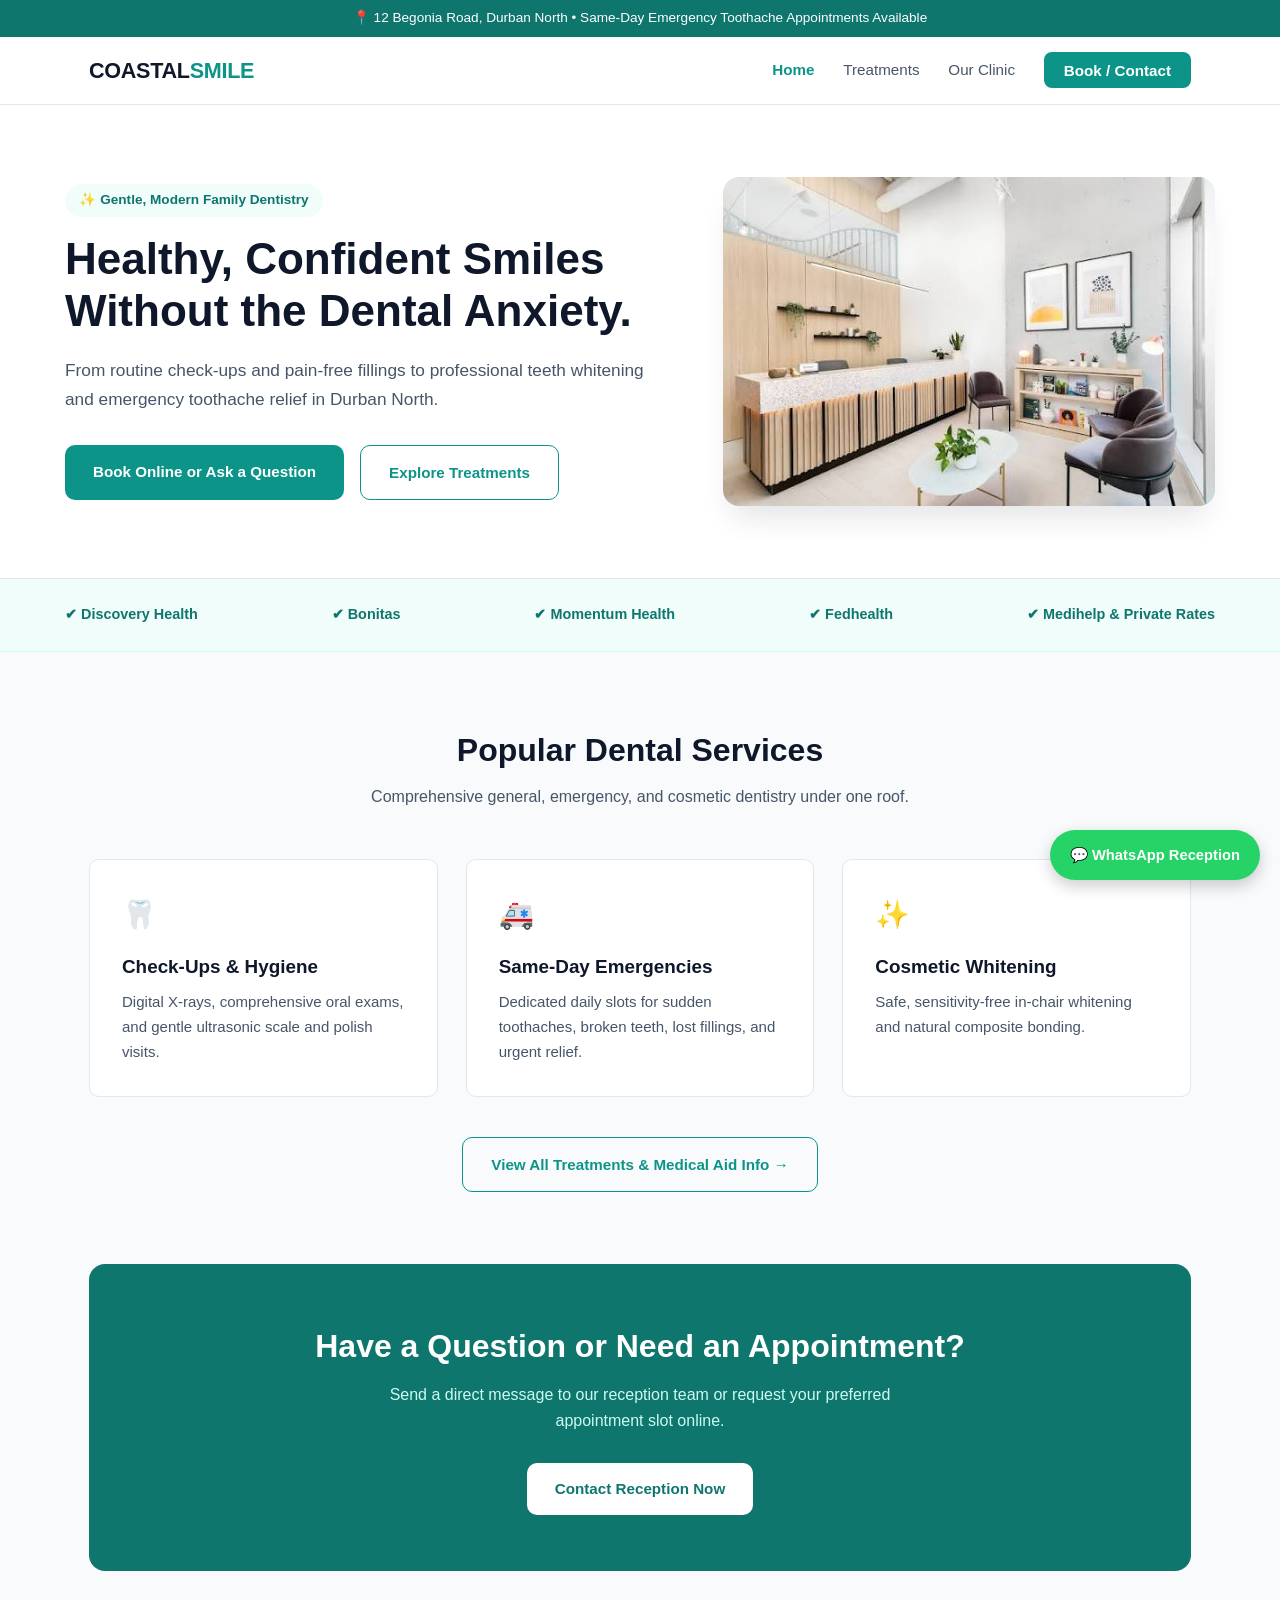
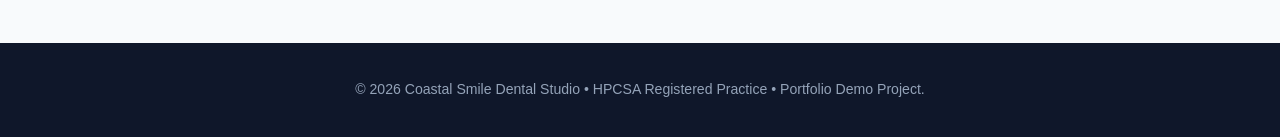
<file: index.html>
<!DOCTYPE html>
<html lang="en">
<head>
  <meta charset="UTF-8" />
  <meta name="viewport" content="width=device-width, initial-scale=1.0" />
  <title>Coastal Smile Dental Studio | Durban North Dentist</title>
  <link rel="stylesheet" href="style.css" />
  <script src="script.js" defer></script>
</head>
<body>

  <div class="top-info-bar">
    📍 12 Begonia Road, Durban North • Same-Day Emergency Toothache Appointments Available
  </div>

  <header class="site-header">
    <div class="nav-container">
      <a href="index.html" class="logo">COASTAL<span>SMILE</span></a>
      <ul class="nav-links">
        <li><a href="index.html" class="active">Home</a></li>
        <li><a href="treatments.html">Treatments</a></li>
        <li><a href="about.html">Our Clinic</a></li>
        <li><a href="contact.html" class="btn-nav">Book / Contact</a></li>
      </ul>
    </div>
  </header>

  <section class="hero">
    <div class="hero-container">
      <div>
        <span class="clinic-badge">✨ Gentle, Modern Family Dentistry</span>
        <h1>Healthy, Confident Smiles Without the Dental Anxiety.</h1>
        <p>From routine check-ups and pain-free fillings to professional teeth whitening and emergency toothache relief in Durban North.</p>
        <div class="hero-buttons">
          <a href="contact.html" class="btn btn-teal">Book Online or Ask a Question</a>
          <a href="treatments.html" class="btn btn-outline">Explore Treatments</a>
        </div>
      </div>

      <div>
        <img src="images/dental-hero.jpg" alt="Modern dental clinic reception lounge" class="hero-img" />
      </div>
    </div>
  </section>

  <div class="medical-aid-strip">
    <div class="aid-grid">
      <span>✔ Discovery Health</span>
      <span>✔ Bonitas</span>
      <span>✔ Momentum Health</span>
      <span>✔ Fedhealth</span>
      <span>✔ Medihelp & Private Rates</span>
    </div>
  </div>

  <section class="section">
    <div class="section-header">
      <h2>Popular Dental Services</h2>
      <p>Comprehensive general, emergency, and cosmetic dentistry under one roof.</p>
    </div>

    <div class="grid-3">
      <div class="card">
        <span class="card-icon">🦷</span>
        <h3>Check-Ups & Hygiene</h3>
        <p>Digital X-rays, comprehensive oral exams, and gentle ultrasonic scale and polish visits.</p>
      </div>
      <div class="card">
        <span class="card-icon">🚑</span>
        <h3>Same-Day Emergencies</h3>
        <p>Dedicated daily slots for sudden toothaches, broken teeth, lost fillings, and urgent relief.</p>
      </div>
      <div class="card">
        <span class="card-icon">✨</span>
        <h3>Cosmetic Whitening</h3>
        <p>Safe, sensitivity-free in-chair whitening and natural composite bonding.</p>
      </div>
    </div>

    <div class="text-center">
      <a href="treatments.html" class="btn btn-outline">View All Treatments & Medical Aid Info →</a>
    </div>
  </section>

  <section class="section pad-top-zero">
    <div class="cta-box">
      <h2>Have a Question or Need an Appointment?</h2>
      <p>Send a direct message to our reception team or request your preferred appointment slot online.</p>
      <a href="contact.html" class="btn btn-white">Contact Reception Now</a>
    </div>
  </section>

  <a href="https://wa.me/27315550144?text=Hi%20Coastal%20Smile%20Dental,%20I%20have%20a%20question" class="whatsapp-float" target="_blank">
    💬 WhatsApp Reception
  </a>

  <footer class="site-footer">
    <p>&copy; 2026 Coastal Smile Dental Studio • HPCSA Registered Practice • Portfolio Demo Project.</p>
  </footer>

</body>
</html>
</file>
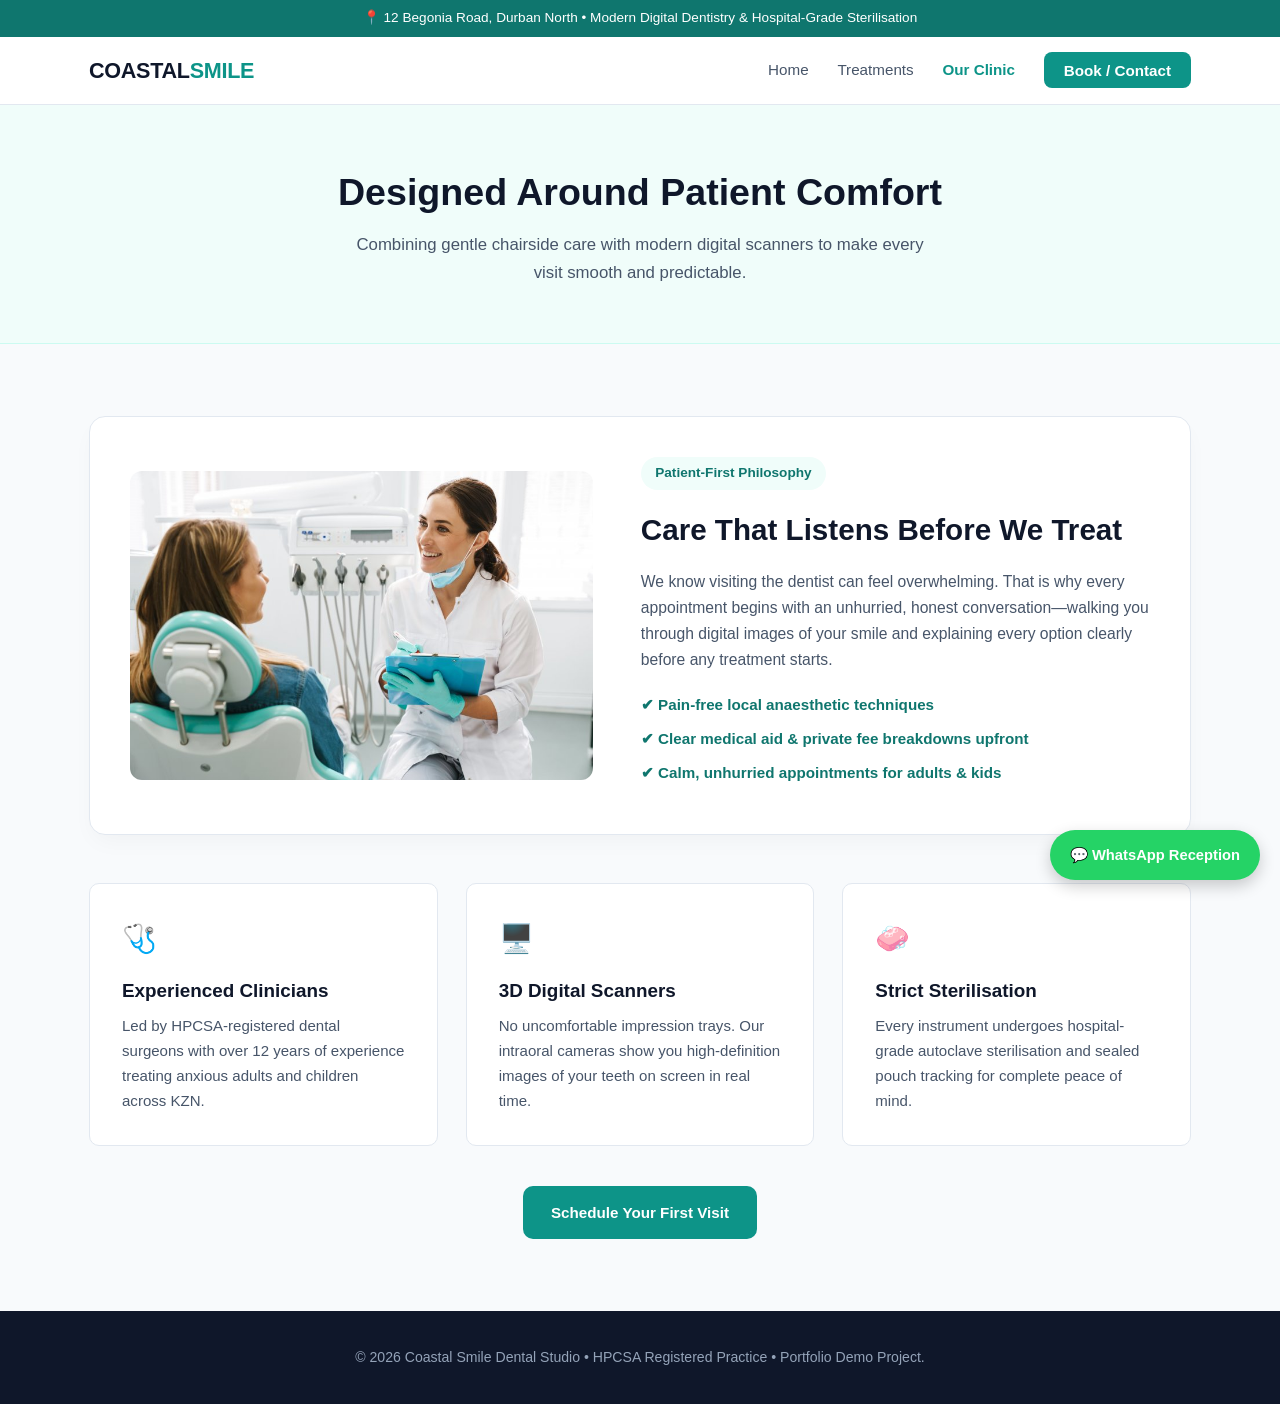
<file: about.html>
<!DOCTYPE html>
<html lang="en">
<head>
  <meta charset="UTF-8" />
  <meta name="viewport" content="width=device-width, initial-scale=1.0" />
  <title>Our Clinic & Standards | Coastal Smile Dental Studio</title>
  <link rel="stylesheet" href="style.css" />
  <script src="script.js" defer></script>
</head>
<body>

  <div class="top-info-bar">
    📍 12 Begonia Road, Durban North • Modern Digital Dentistry & Hospital-Grade Sterilisation
  </div>

  <header class="site-header">
    <div class="nav-container">
      <a href="index.html" class="logo">COASTAL<span>SMILE</span></a>
      <ul class="nav-links">
        <li><a href="index.html">Home</a></li>
        <li><a href="treatments.html">Treatments</a></li>
        <li><a href="about.html" class="active">Our Clinic</a></li>
        <li><a href="contact.html" class="btn-nav">Book / Contact</a></li>
      </ul>
    </div>
  </header>

  <div class="page-banner">
    <h1>Designed Around Patient Comfort</h1>
    <p>Combining gentle chairside care with modern digital scanners to make every visit smooth and predictable.</p>
  </div>

  <section class="section">
    <div class="about-feature">
      <div>
        <img src="images/clinic-room.jpg" alt="Dentist consulting with a smiling patient at Coastal Smile Dental" class="about-feature-img" />
      </div>
      <div>
        <span class="clinic-badge">Patient-First Philosophy</span>
        <h2 class="about-feature-title">Care That Listens Before We Treat</h2>
        <p class="about-feature-text">
          We know visiting the dentist can feel overwhelming. That is why every appointment begins with an unhurried, honest conversation—walking you through digital images of your smile and explaining every option clearly before any treatment starts.
        </p>
        <ul class="about-checklist">
          <li>✔ Pain-free local anaesthetic techniques</li>
          <li>✔ Clear medical aid & private fee breakdowns upfront</li>
          <li>✔ Calm, unhurried appointments for adults & kids</li>
        </ul>
      </div>
    </div>

    <div class="grid-3">
      <div class="card">
        <span class="card-icon">🩺</span>
        <h3>Experienced Clinicians</h3>
        <p>Led by HPCSA-registered dental surgeons with over 12 years of experience treating anxious adults and children across KZN.</p>
      </div>
      <div class="card">
        <span class="card-icon">🖥️</span>
        <h3>3D Digital Scanners</h3>
        <p>No uncomfortable impression trays. Our intraoral cameras show you high-definition images of your teeth on screen in real time.</p>
      </div>
      <div class="card">
        <span class="card-icon">🧼</span>
        <h3>Strict Sterilisation</h3>
        <p>Every instrument undergoes hospital-grade autoclave sterilisation and sealed pouch tracking for complete peace of mind.</p>
      </div>
    </div>

    <div class="text-center">
      <a href="contact.html" class="btn btn-teal">Schedule Your First Visit</a>
    </div>
  </section>

  <a href="https://wa.me/27315550144" class="whatsapp-float" target="_blank">
    💬 WhatsApp Reception
  </a>

  <footer class="site-footer">
    <p>&copy; 2026 Coastal Smile Dental Studio • HPCSA Registered Practice • Portfolio Demo Project.</p>
  </footer>

</body>
</html>
</file>
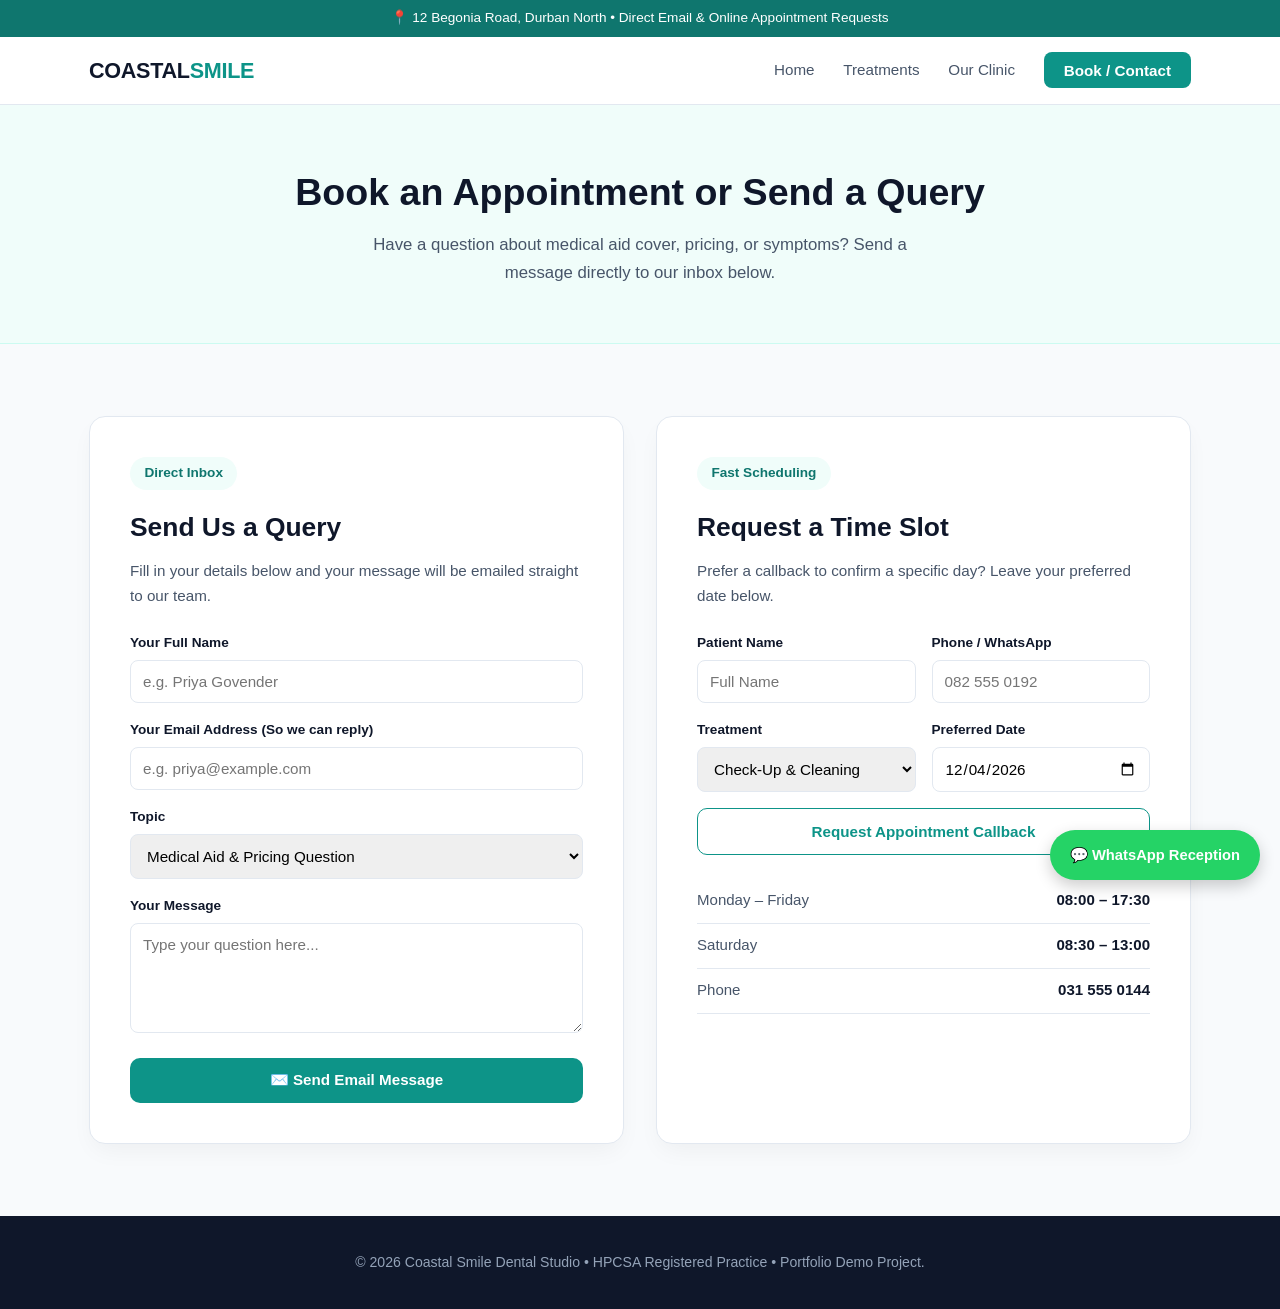
<file: contact.html>
<!DOCTYPE html>
<html lang="en">
<head>
  <meta charset="UTF-8" />
  <meta name="viewport" content="width=device-width, initial-scale=1.0" />
  <title>Contact & Book | Coastal Smile Dental Studio</title>
  <link rel="stylesheet" href="style.css" />
  <script src="script.js" defer></script>
</head>
<body>

  <div class="top-info-bar">
    📍 12 Begonia Road, Durban North • Direct Email & Online Appointment Requests
  </div>

  <header class="site-header">
    <div class="nav-container">
      <a href="index.html" class="logo">COASTAL<span>SMILE</span></a>
      <ul class="nav-links">
        <li><a href="index.html">Home</a></li>
        <li><a href="treatments.html">Treatments</a></li>
        <li><a href="about.html">Our Clinic</a></li>
        <li><a href="contact.html" class="btn-nav active">Book / Contact</a></li>
      </ul>
    </div>
  </header>

  <div class="page-banner">
    <h1>Book an Appointment or Send a Query</h1>
    <p>Have a question about medical aid cover, pricing, or symptoms? Send a message directly to our inbox below.</p>
  </div>

  <section class="section">
    <div class="grid-2">
      
      <!-- Left Column: Direct Email Query Form -->
      <div class="booking-wrapper">
        <span class="clinic-badge">Direct Inbox</span>
        <h2 class="card-heading">Send Us a Query</h2>
        <p class="card-subtext">Fill in your details below and your message will be emailed straight to our team.</p>

        <form action="https://api.web3forms.com/submit" method="POST" id="queryEmailForm">
          <input type="hidden" name="access_key" value="761ac851-a89a-4e04-9ebe-e04353947f3c" />
          <input type="hidden" name="subject" value="New Website Query - Coastal Smile Dental" />

          <div class="form-group">
            <label class="form-label" for="senderName">Your Full Name</label>
            <input type="text" id="senderName" name="name" class="form-control" placeholder="e.g. Priya Govender" required />
          </div>

          <div class="form-group">
            <label class="form-label" for="senderEmail">Your Email Address (So we can reply)</label>
            <input type="email" id="senderEmail" name="email" class="form-control" placeholder="e.g. priya@example.com" required />
          </div>

          <div class="form-group">
            <label class="form-label" for="queryTopic">Topic</label>
            <select id="queryTopic" name="topic" class="form-control">
              <option>Medical Aid & Pricing Question</option>
              <option>Appointment Availability</option>
              <option>Emergency Toothache Advice</option>
              <option>General Feedback / Other</option>
            </select>
          </div>

          <div class="form-group">
            <label class="form-label" for="senderMessage">Your Message</label>
            <textarea id="senderMessage" name="message" class="form-control" placeholder="Type your question here..." required></textarea>
          </div>

          <button type="submit" class="btn btn-teal full-width">✉️ Send Email Message</button>
        </form>
      </div>

      <!-- Right Column: Quick Appointment Slot Request & Clinic Hours -->
      <div class="booking-wrapper">
        <span class="clinic-badge">Fast Scheduling</span>
        <h2 class="card-heading">Request a Time Slot</h2>
        <p class="card-subtext">Prefer a callback to confirm a specific day? Leave your preferred date below.</p>

        <form id="appointmentForm">
          <div class="form-grid">
            <div class="form-group">
              <label class="form-label" for="patientName">Patient Name</label>
              <input type="text" id="patientName" class="form-control" placeholder="Full Name" required />
            </div>
            <div class="form-group">
              <label class="form-label" for="patientPhone">Phone / WhatsApp</label>
              <input type="tel" id="patientPhone" class="form-control" placeholder="082 555 0192" required />
            </div>
          </div>

          <div class="form-grid">
            <div class="form-group">
              <label class="form-label" for="treatmentType">Treatment</label>
              <select id="treatmentType" class="form-control">
                <option>Check-Up & Cleaning</option>
                <option>Emergency Toothache</option>
                <option>Teeth Whitening</option>
                <option>Filling / Crown</option>
              </select>
            </div>
            <div class="form-group">
              <label class="form-label" for="preferredDate">Preferred Date</label>
              <input type="date" id="preferredDate" class="form-control" required />
            </div>
          </div>

          <button type="submit" class="btn btn-outline full-width">Request Appointment Callback</button>
        </form>

        <ul class="clinic-hours">
          <li><span>Monday – Friday</span> <strong>08:00 – 17:30</strong></li>
          <li><span>Saturday</span> <strong>08:30 – 13:00</strong></li>
          <li><span>Phone</span> <strong>031 555 0144</strong></li>
        </ul>
      </div>

    </div>
  </section>

  <a href="https://wa.me/27315550144" class="whatsapp-float" target="_blank">
    💬 WhatsApp Reception
  </a>

  <footer class="site-footer">
    <p>&copy; 2026 Coastal Smile Dental Studio • HPCSA Registered Practice • Portfolio Demo Project.</p>
  </footer>

</body>
</html>
</file>
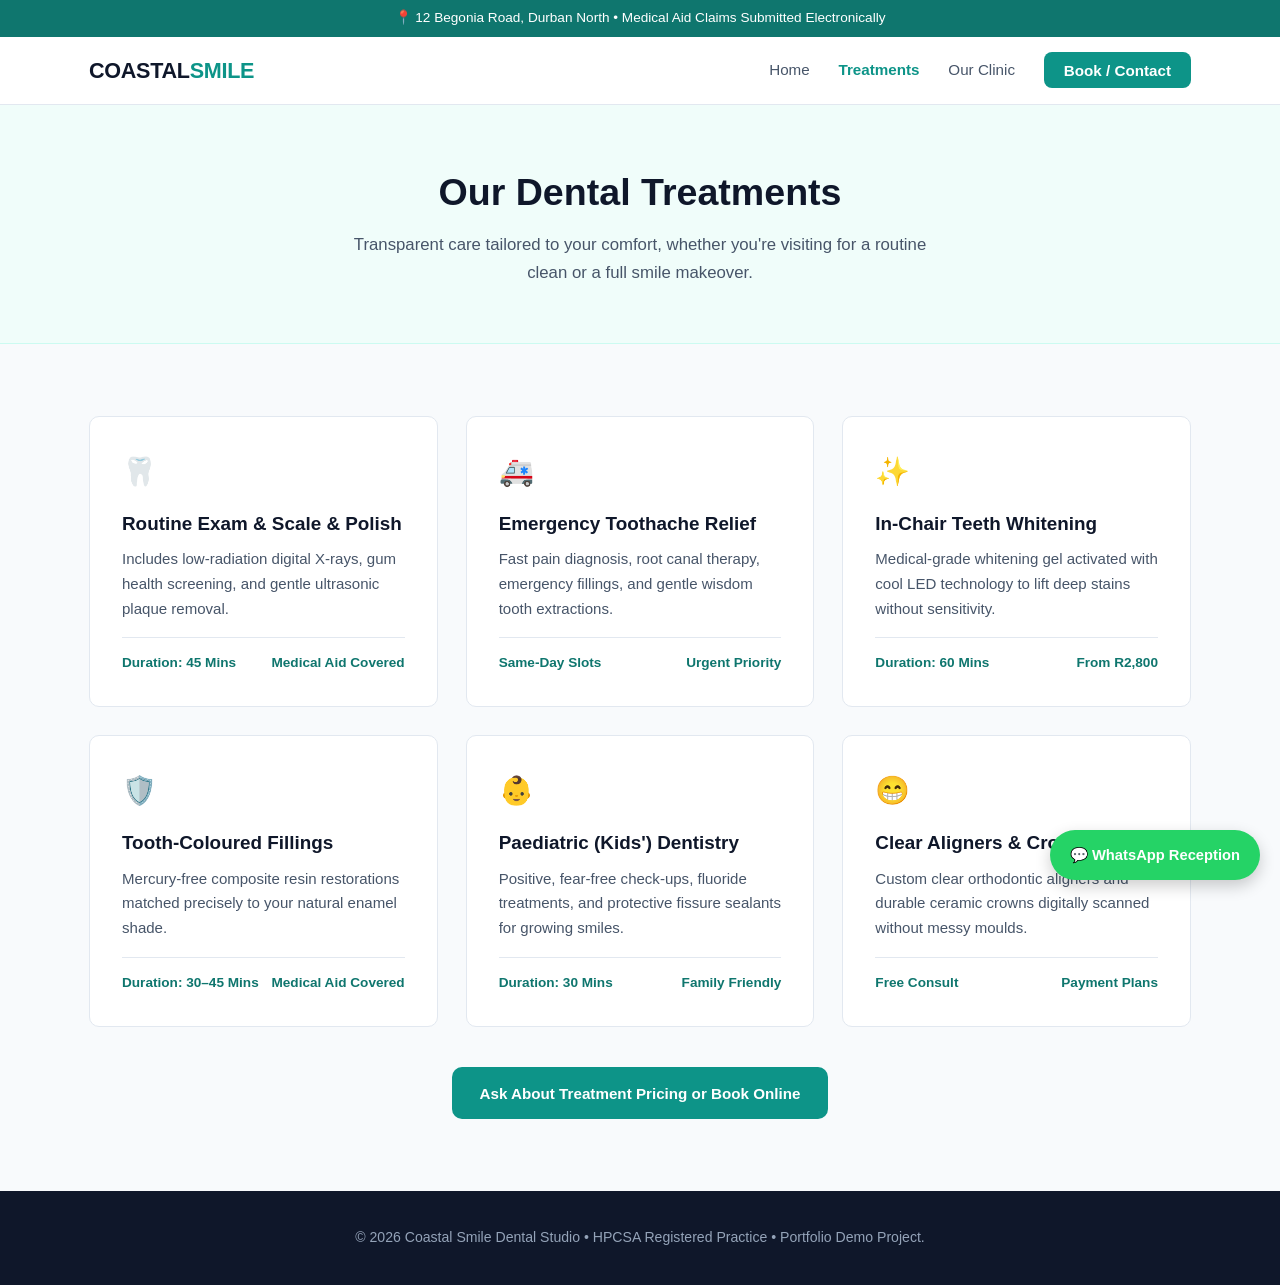
<file: treatments.html>
<!DOCTYPE html>
<html lang="en">
<head>
  <meta charset="UTF-8" />
  <meta name="viewport" content="width=device-width, initial-scale=1.0" />
  <title>Dental Treatments | Coastal Smile Dental Studio</title>
  <link rel="stylesheet" href="style.css" />
  <script src="script.js" defer></script>
</head>
<body>

  <div class="top-info-bar">
    📍 12 Begonia Road, Durban North • Medical Aid Claims Submitted Electronically
  </div>

  <header class="site-header">
    <div class="nav-container">
      <a href="index.html" class="logo">COASTAL<span>SMILE</span></a>
      <ul class="nav-links">
        <li><a href="index.html">Home</a></li>
        <li><a href="treatments.html" class="active">Treatments</a></li>
        <li><a href="about.html">Our Clinic</a></li>
        <li><a href="contact.html" class="btn-nav">Book / Contact</a></li>
      </ul>
    </div>
  </header>

  <div class="page-banner">
    <h1>Our Dental Treatments</h1>
    <p>Transparent care tailored to your comfort, whether you're visiting for a routine clean or a full smile makeover.</p>
  </div>

  <section class="section">
    <div class="grid-3">
      <div class="card">
        <span class="card-icon">🦷</span>
        <h3>Routine Exam & Scale & Polish</h3>
        <p>Includes low-radiation digital X-rays, gum health screening, and gentle ultrasonic plaque removal.</p>
        <div class="treatment-meta">
          <span>Duration: 45 Mins</span>
          <span>Medical Aid Covered</span>
        </div>
      </div>

      <div class="card">
        <span class="card-icon">🚑</span>
        <h3>Emergency Toothache Relief</h3>
        <p>Fast pain diagnosis, root canal therapy, emergency fillings, and gentle wisdom tooth extractions.</p>
        <div class="treatment-meta">
          <span>Same-Day Slots</span>
          <span>Urgent Priority</span>
        </div>
      </div>

      <div class="card">
        <span class="card-icon">✨</span>
        <h3>In-Chair Teeth Whitening</h3>
        <p>Medical-grade whitening gel activated with cool LED technology to lift deep stains without sensitivity.</p>
        <div class="treatment-meta">
          <span>Duration: 60 Mins</span>
          <span>From R2,800</span>
        </div>
      </div>

      <div class="card">
        <span class="card-icon">🛡️</span>
        <h3>Tooth-Coloured Fillings</h3>
        <p>Mercury-free composite resin restorations matched precisely to your natural enamel shade.</p>
        <div class="treatment-meta">
          <span>Duration: 30–45 Mins</span>
          <span>Medical Aid Covered</span>
        </div>
      </div>

      <div class="card">
        <span class="card-icon">👶</span>
        <h3>Paediatric (Kids') Dentistry</h3>
        <p>Positive, fear-free check-ups, fluoride treatments, and protective fissure sealants for growing smiles.</p>
        <div class="treatment-meta">
          <span>Duration: 30 Mins</span>
          <span>Family Friendly</span>
        </div>
      </div>

      <div class="card">
        <span class="card-icon">😁</span>
        <h3>Clear Aligners & Crowns</h3>
        <p>Custom clear orthodontic aligners and durable ceramic crowns digitally scanned without messy moulds.</p>
        <div class="treatment-meta">
          <span>Free Consult</span>
          <span>Payment Plans</span>
        </div>
      </div>
    </div>

    <div class="text-center">
      <a href="contact.html" class="btn btn-teal">Ask About Treatment Pricing or Book Online</a>
    </div>
  </section>

  <a href="https://wa.me/27315550144?text=Hi%20Coastal%20Smile%20Dental,%20I%20have%20a%20question%20about%20a%20treatment" class="whatsapp-float" target="_blank">
    💬 WhatsApp Reception
  </a>

  <footer class="site-footer">
    <p>&copy; 2026 Coastal Smile Dental Studio • HPCSA Registered Practice • Portfolio Demo Project.</p>
  </footer>

</body>
</html>
</file>
<file: style.css>
/* Coastal Smile Dental Studio - Multi-Page Clinical Theme */
:root {
  --teal-primary: #0d9488;
  --teal-dark: #0f766e;
  --teal-light: #f0fdfa;
  --slate-dark: #0f172a;
  --slate-muted: #475569;
  --bg-soft: #f8fafc;
  --white: #ffffff;
  --border-light: #e2e8f0;
  --radius: 10px;
}

* {
  box-sizing: border-box;
  margin: 0;
  padding: 0;
}

html {
  scroll-behavior: smooth;
}

body {
  font-family: -apple-system, BlinkMacSystemFont, 'Segoe UI', Roboto, Helvetica, Arial, sans-serif;
  background-color: var(--bg-soft);
  color: var(--slate-dark);
  line-height: 1.65;
}

/* Top Clinic Info Bar */
.top-info-bar {
  background-color: var(--teal-dark);
  color: var(--white);
  text-align: center;
  padding: 0.45rem 1rem;
  font-size: 0.85rem;
  font-weight: 500;
}

/* Sticky Navigation */
.site-header {
  background-color: var(--white);
  position: sticky;
  top: 0;
  z-index: 100;
  border-bottom: 1px solid var(--border-light);
}

.nav-container {
  max-width: 1150px;
  margin: 0 auto;
  padding: 1rem 1.5rem;
  display: flex;
  justify-content: space-between;
  align-items: center;
}

.logo {
  font-size: 1.35rem;
  font-weight: 800;
  color: var(--slate-dark);
  text-decoration: none;
  letter-spacing: -0.3px;
}

.logo span {
  color: var(--teal-primary);
}

.nav-links {
  display: flex;
  gap: 1.8rem;
  list-style: none;
  align-items: center;
}

.nav-links a {
  color: var(--slate-muted);
  text-decoration: none;
  font-weight: 500;
  font-size: 0.95rem;
  transition: color 0.2s;
}

.nav-links a:hover,
.nav-links a.active {
  color: var(--teal-primary);
  font-weight: 700;
}

/* Buttons */
.btn {
  display: inline-block;
  padding: 0.85rem 1.75rem;
  font-weight: 600;
  border-radius: var(--radius);
  text-decoration: none;
  cursor: pointer;
  border: none;
  font-size: 0.95rem;
  transition: all 0.2s ease;
  text-align: center;
}

.btn-teal {
  background-color: var(--teal-primary);
  color: var(--white);
}

.btn-teal:hover {
  background-color: var(--teal-dark);
  transform: translateY(-2px);
}

.btn-nav {
  background-color: var(--teal-primary);
  color: var(--white) !important;
  padding: 0.6rem 1.25rem;
  border-radius: 8px;
  font-weight: 600 !important;
}

.btn-outline {
  border: 1.5px solid var(--teal-primary);
  color: var(--teal-primary);
  background: transparent;
}

.btn-outline:hover {
  background-color: var(--teal-light);
}

.btn-white {
  background-color: var(--white);
  color: var(--teal-dark);
}

.btn-white:hover {
  background-color: var(--teal-light);
}

/* Inner Page Banner Header */
.page-banner {
  background-color: var(--teal-light);
  border-bottom: 1px solid #ccfbf1;
  padding: 3.5rem 1.5rem;
  text-align: center;
}

.page-banner h1 {
  font-size: 2.35rem;
  font-weight: 800;
  color: var(--slate-dark);
  margin-bottom: 0.5rem;
}

.page-banner p {
  color: var(--slate-muted);
  max-width: 600px;
  margin: 0 auto;
  font-size: 1.05rem;
}

/* Split Hero Section (Home) */
.hero {
  background-color: var(--white);
  padding: 4.5rem 1.5rem;
  border-bottom: 1px solid var(--border-light);
}

.hero-container {
  max-width: 1150px;
  margin: 0 auto;
  display: grid;
  grid-template-columns: 1.1fr 0.9fr;
  gap: 3.5rem;
  align-items: center;
}

.clinic-badge {
  display: inline-block;
  background-color: var(--teal-light);
  color: var(--teal-dark);
  padding: 0.35rem 0.9rem;
  border-radius: 9999px;
  font-size: 0.85rem;
  font-weight: 600;
  margin-bottom: 1rem;
}

.hero h1 {
  font-size: 2.75rem;
  font-weight: 800;
  line-height: 1.18;
  margin-bottom: 1.2rem;
  color: var(--slate-dark);
}

.hero p {
  color: var(--slate-muted);
  font-size: 1.08rem;
  margin-bottom: 2rem;
}

.hero-buttons {
  display: flex;
  gap: 1rem;
  flex-wrap: wrap;
}

.hero-img {
  width: 100%;
  border-radius: 16px;
  box-shadow: 0 20px 30px -10px rgba(15, 23, 42, 0.12);
  display: block;
}

/* Medical Aid Strip */
.medical-aid-strip {
  background-color: var(--teal-light);
  padding: 1.5rem;
  border-bottom: 1px solid #ccfbf1;
}

.aid-grid {
  max-width: 1150px;
  margin: 0 auto;
  display: flex;
  flex-wrap: wrap;
  justify-content: space-between;
  align-items: center;
  gap: 1rem;
  font-size: 0.9rem;
  color: var(--teal-dark);
  font-weight: 600;
}

/* Sections & Grids */
.section {
  max-width: 1150px;
  margin: 0 auto;
  padding: 4.5rem 1.5rem;
}

.section-header {
  text-align: center;
  max-width: 620px;
  margin: 0 auto 3rem;
}

.section-header h2 {
  font-size: 2rem;
  font-weight: 800;
  margin-bottom: 0.5rem;
}

.section-header p {
  color: var(--slate-muted);
}

.grid-3 {
  display: grid;
  grid-template-columns: repeat(auto-fit, minmax(300px, 1fr));
  gap: 1.75rem;
}

.grid-2 {
  display: grid;
  grid-template-columns: repeat(auto-fit, minmax(320px, 1fr));
  gap: 2rem;
}

.card {
  background: var(--white);
  padding: 2rem;
  border-radius: var(--radius);
  border: 1px solid var(--border-light);
  transition: transform 0.2s, box-shadow 0.2s;
}

.card:hover {
  transform: translateY(-4px);
  box-shadow: 0 12px 24px -8px rgba(0, 0, 0, 0.08);
}

.card-icon {
  font-size: 1.75rem;
  margin-bottom: 0.8rem;
  display: inline-block;
}

.card h3 {
  font-size: 1.18rem;
  margin-bottom: 0.5rem;
}

.card p {
  color: var(--slate-muted);
  font-size: 0.94rem;
}

.treatment-meta {
  margin-top: 1rem;
  padding-top: 0.85rem;
  border-top: 1px solid var(--border-light);
  font-size: 0.85rem;
  font-weight: 600;
  color: var(--teal-dark);
  display: flex;
  justify-content: space-between;
}

/* About Page Feature Split */
.about-feature {
  display: grid;
  grid-template-columns: 1fr 1.1fr;
  gap: 3rem;
  align-items: center;
  background: var(--white);
  padding: 2.5rem;
  border-radius: 16px;
  border: 1px solid var(--border-light);
  margin-bottom: 3rem;
  box-shadow: 0 10px 25px -5px rgba(0, 0, 0, 0.04);
}

.about-feature-img {
  width: 100%;
  border-radius: 12px;
  display: block;
}

.about-feature-title {
  font-size: 1.85rem;
  font-weight: 800;
  margin-bottom: 0.85rem;
  color: var(--slate-dark);
}

.about-feature-text {
  color: var(--slate-muted);
  margin-bottom: 1rem;
  font-size: 0.98rem;
}

.about-checklist {
  list-style: none;
  margin-top: 1.25rem;
}

.about-checklist li {
  margin-bottom: 0.55rem;
  font-weight: 600;
  color: var(--teal-dark);
  font-size: 0.95rem;
}

/* Forms & Contact Page */
.booking-wrapper {
  background-color: var(--white);
  border-radius: 16px;
  border: 1px solid var(--border-light);
  padding: 2.5rem;
  box-shadow: 0 10px 25px -5px rgba(0, 0, 0, 0.05);
}

.card-heading {
  font-size: 1.65rem;
  font-weight: 800;
  margin-bottom: 0.5rem;
}

.card-subtext {
  color: var(--slate-muted);
  margin-bottom: 1.5rem;
  font-size: 0.95rem;
}

.clinic-hours {
  list-style: none;
  margin-top: 1.5rem;
}

.clinic-hours li {
  padding: 0.6rem 0;
  border-bottom: 1px solid var(--border-light);
  display: flex;
  justify-content: space-between;
  font-size: 0.94rem;
  color: var(--slate-muted);
}

.clinic-hours li strong {
  color: var(--slate-dark);
}

.form-grid {
  display: grid;
  grid-template-columns: 1fr 1fr;
  gap: 1rem;
}

.form-group {
  margin-bottom: 1rem;
}

.form-label {
  display: block;
  font-size: 0.85rem;
  font-weight: 600;
  margin-bottom: 0.35rem;
  color: var(--slate-dark);
}

.form-control {
  width: 100%;
  padding: 0.75rem;
  border: 1px solid var(--border-light);
  border-radius: 8px;
  font-size: 0.95rem;
  font-family: inherit;
}

.form-control:focus {
  outline: none;
  border-color: var(--teal-primary);
}

textarea.form-control {
  resize: vertical;
  min-height: 110px;
}

/* CTA Banner */
.cta-box {
  background-color: var(--teal-dark);
  color: var(--white);
  padding: 3.5rem 2rem;
  border-radius: 16px;
  text-align: center;
}

.cta-box h2 {
  font-size: 2rem;
  margin-bottom: 0.6rem;
}

.cta-box p {
  color: #ccfbf1;
  margin-bottom: 1.75rem;
  max-width: 550px;
  margin-left: auto;
  margin-right: auto;
}

/* Utility Classes */
.pad-top-zero {
  padding-top: 0 !important;
}

.full-width {
  width: 100%;
}

.text-center {
  text-align: center;
  margin-top: 2.5rem;
}

/* Floating WhatsApp Button */
.whatsapp-float {
  position: fixed;
  bottom: 20px;
  right: 20px;
  background-color: #25d366;
  color: var(--white);
  padding: 0.8rem 1.25rem;
  border-radius: 9999px;
  font-weight: 600;
  text-decoration: none;
  box-shadow: 0 6px 16px rgba(0, 0, 0, 0.2);
  z-index: 99;
  font-size: 0.92rem;
}

/* Footer */
.site-footer {
  background-color: var(--slate-dark);
  color: #94a3b8;
  text-align: center;
  padding: 2.2rem 1.5rem;
  font-size: 0.88rem;
}

/* Responsive */
@media (max-width: 850px) {
  .hero-container,
  .about-feature,
  .form-grid {
    grid-template-columns: 1fr;
  }
  .hero h1 {
    font-size: 2.15rem;
  }
  .nav-links {
    gap: 1rem;
  }
}
</file>
